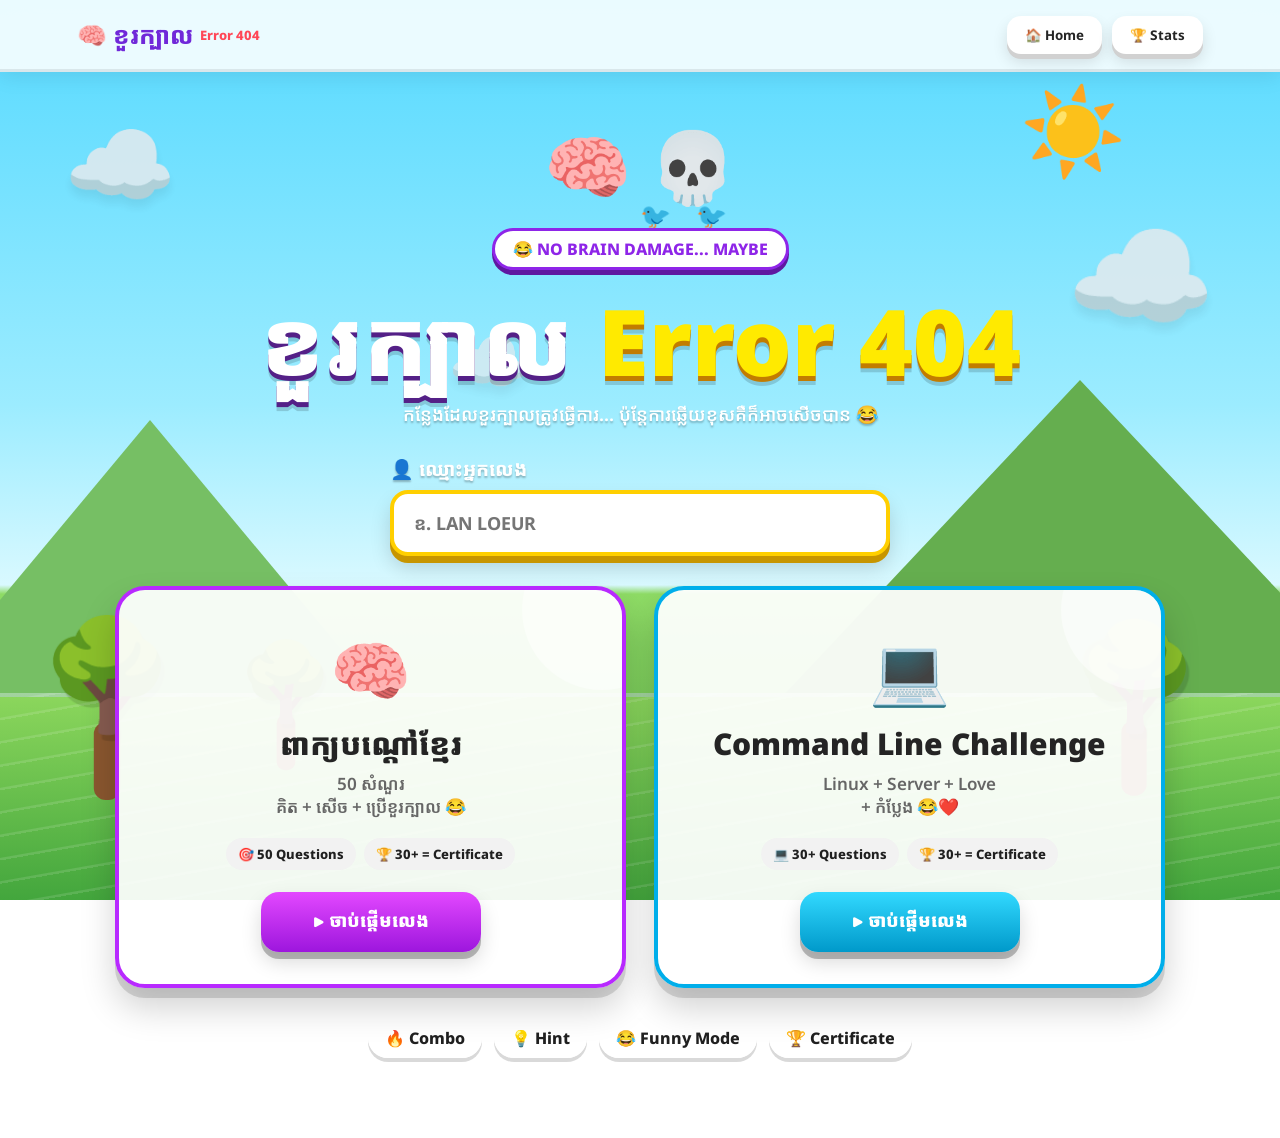
<file: index.html>
<!DOCTYPE html>
<html lang="km">
<head>
    <meta charset="UTF-8">
    <meta name="viewport" content="width=device-width, initial-scale=1.0">

    <title>ខួរក្បាល Error 404 🧠</title>

    <link rel="stylesheet" href="style.css">

    <link rel="preconnect" href="https://fonts.googleapis.com">
    <link rel="preconnect" href="https://fonts.gstatic.com" crossorigin>
    <link href="https://fonts.googleapis.com/css2?family=Baloo+2:wght@400;500;600;700;800&family=Noto+Sans+Khmer:wght@400;500;600;700;800&display=swap" rel="stylesheet">
</head>

<body>

<!-- =========================
     BACKGROUND
========================= -->

<div class="game-world">

    <div class="sun">☀️</div>

    <div class="cloud cloud-1">☁️</div>
    <div class="cloud cloud-2">☁️</div>
    <div class="cloud cloud-3">☁️</div>

    <div class="birds">🐦　🐦</div>

    <div class="mountain mountain-back"></div>
    <div class="mountain mountain-front"></div>

    <div class="grass"></div>

    <div class="tree tree-1">
        <div class="tree-top">🌳</div>
        <div class="tree-trunk"></div>
    </div>

    <div class="tree tree-2">
        <div class="tree-top">🌳</div>
        <div class="tree-trunk"></div>
    </div>

    <div class="tree tree-3">
        <div class="tree-top">🌳</div>
        <div class="tree-trunk"></div>
    </div>

</div>


<!-- =========================
     TOP BAR
========================= -->

<header class="top-bar">

    <div class="logo">
        🧠 <span>ខួរក្បាល</span>
        <small>Error 404</small>
    </div>

    <div class="top-actions">

        <button onclick="showHome()" class="small-btn">
            🏠 Home
        </button>

        <button onclick="showStats()" class="small-btn">
            🏆 Stats
        </button>

    </div>

</header>


<!-- =========================
     HOME SCREEN
========================= -->

<main id="homeScreen" class="screen">

    <section class="hero">

        <div class="hero-icons">
            🧠 💀
        </div>

        <div class="badge">
            😂 NO BRAIN DAMAGE... MAYBE
        </div>

        <h1>
            ខួរក្បាល
            <span>Error 404</span>
        </h1>

        <p class="subtitle">
            កន្លែងដែលខួរក្បាលត្រូវធ្វើការ...
            ប៉ុន្តែការឆ្លើយខុសគឺក៏អាចសើចបាន 😂
        </p>


        <!-- PLAYER -->

        <div class="player-box">

            <label>👤 ឈ្មោះអ្នកលេង</label>

            <input
                type="text"
                id="playerName"
                placeholder="ឧ. LAN LOEUR"
                maxlength="30"
            >

        </div>


        <!-- GAME MENU -->

        <div class="game-menu">

            <!-- RIDDLE -->

            <div class="game-card riddle-card">

                <div class="card-icon">🧠</div>

                <h2>ពាក្យបណ្ដៅខ្មែរ</h2>

                <p>
                    50 សំណួរ
                    <br>
                    គិត + សើច + ប្រើខួរក្បាល 😂
                </p>

                <div class="card-info">
                    <span>🎯 50 Questions</span>
                    <span>🏆 30+ = Certificate</span>
                </div>

                <button
                    class="play-button purple"
                    onclick="startGame('riddle')"
                >
                    ▶️ ចាប់ផ្ដើមលេង
                </button>

            </div>


            <!-- COMMAND -->

            <div class="game-card command-card">

                <div class="card-icon">💻</div>

                <h2>Command Line Challenge</h2>

                <p>
                    Linux + Server + Love
                    <br>
                    + កំប្លែង 😂❤️
                </p>

                <div class="card-info">
                    <span>💻 30+ Questions</span>
                    <span>🏆 30+ = Certificate</span>
                </div>

                <button
                    class="play-button blue"
                    onclick="startGame('command')"
                >
                    ▶️ ចាប់ផ្ដើមលេង
                </button>

            </div>

        </div>


        <!-- FEATURES -->

        <div class="features">

            <span>🔥 Combo</span>
            <span>💡 Hint</span>
            <span>😂 Funny Mode</span>
            <span>🏆 Certificate</span>

        </div>

    </section>

</main>


<!-- =========================
     GAME SCREEN
========================= -->

<section id="gameScreen" class="game-screen hidden">

    <div class="game-container">

        <!-- GAME HEADER -->

        <div class="game-header">

            <button onclick="showHome()" class="back-btn">
                ← Menu
            </button>

            <div class="game-title" id="gameTitle">
                🧠 ពាក្យបណ្ដៅខ្មែរ
            </div>

            <div class="score-box">
                ⭐ <span id="score">0</span>
            </div>

        </div>


        <!-- PROGRESS -->

        <div class="progress-area">

            <div class="progress-text">
                Question
                <span id="questionNumber">1</span>
                /
                <span id="totalQuestions">50</span>
            </div>

            <div class="progress-bar">
                <div id="progressFill"></div>
            </div>

        </div>


        <!-- COMBO -->

        <div id="comboMessage" class="combo-message">
            🔥 Combo x0
        </div>


        <!-- QUESTION -->

        <div class="question-card">

            <div class="question-icon" id="questionIcon">
                🧠
            </div>

            <div class="question-text" id="questionText">
                សំណួរ...
            </div>

        </div>


        <!-- ANSWERS -->

        <div id="answers" class="answers"></div>


        <!-- HINT -->

        <button id="hintButton" class="hint-btn" onclick="useHint()">
            💡 Hint
        </button>


        <!-- FUNNY MESSAGE -->

        <div id="funnyMessage" class="funny-message">
            🤔 ត្រៀមខួរក្បាល!
        </div>

    </div>

</section>


<!-- =========================
     STATS SCREEN
========================= -->

<section id="statsScreen" class="stats-screen hidden">

    <div class="stats-card">

        <button onclick="showHome()" class="back-btn">
            ← Home
        </button>

        <h1>🏆 Your Stats</h1>

        <div class="stat-item">
            <span>👤 Player</span>
            <strong id="statName">-</strong>
        </div>

        <div class="stat-item">
            <span>🧠 Riddle Best Score</span>
            <strong id="riddleBest">0</strong>
        </div>

        <div class="stat-item">
            <span>💻 Command Best Score</span>
            <strong id="commandBest">0</strong>
        </div>

        <div class="stat-item">
            <span>🏆 Certificates</span>
            <strong id="certCount">0</strong>
        </div>

        <button onclick="resetStats()" class="reset-btn">
            🗑️ Reset Stats
        </button>

    </div>

</section>


<!-- =========================
     RESULT MODAL
========================= -->

<div id="resultModal" class="modal hidden">

    <div class="result-box">

        <div id="resultEmoji" class="result-emoji">
            🎉
        </div>

        <h1 id="resultTitle">
            អស្ចារ្យ!
        </h1>

        <p id="resultText">
            អ្នកបាន...
        </p>

        <div class="final-score">
            ⭐ <span id="finalScore">0</span>
        </div>

        <div id="certificateArea"></div>

        <button onclick="showHome()" class="menu-result-btn">
            🏠 ត្រឡប់ទៅ Menu
        </button>

    </div>

</div>


<script src="script.js"></script>

</body>
</html>
</file>
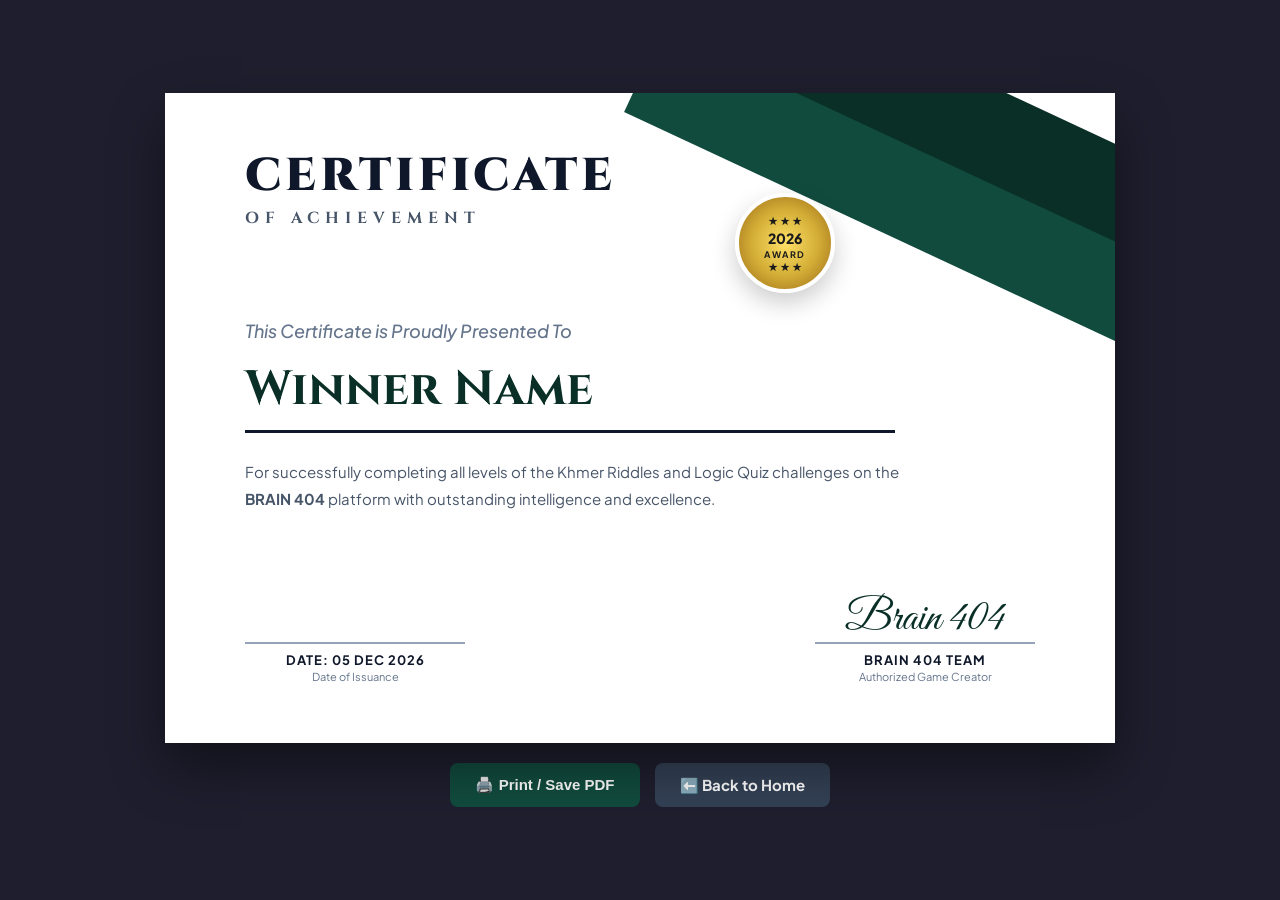
<file: certificate.html>
<!DOCTYPE html>
<html lang="en">
<head>
    <meta charset="UTF-8">
    <meta name="viewport" content="width=device-width, initial-scale=1.0">
    <title>Certificate of Achievement - BRAIN 404</title>
    <!-- Premium Google Fonts -->
    <link href="https://fonts.googleapis.com/css2?family=Great+Vibes&family=Cinzel:wght@600;700;800;900&family=Plus+Jakarta+Sans:wght@400;500;600;700&display=swap" rel="stylesheet">
    <style>
        * {
            box-sizing: border-box;
            margin: 0;
            padding: 0;
            -webkit-print-color-adjust: exact !important;
            print-color-adjust: exact !important;
        }
        body {
            background-color: #1e1e2e;
            font-family: 'Plus Jakarta Sans', sans-serif;
            display: flex;
            flex-direction: column;
            justify-content: center;
            align-items: center;
            min-height: 100vh;
            padding: 20px;
        }

        /* Certificate Container (A4 Landscape Scale) */
        .cert-container {
            position: relative;
            width: 950px;
            height: 650px;
            background: #ffffff;
            box-shadow: 0 25px 50px rgba(0,0,0,0.4);
            overflow: hidden;
            padding: 60px 80px;
            display: flex;
            flex-direction: column;
            justify-content: space-between;
        }

        /* Top Right Ribbons */
        .ribbon-1 {
            position: absolute;
            top: -40px;
            right: -80px;
            width: 580px;
            height: 140px;
            background: #0a2f27 !important;
            transform: rotate(25deg);
            z-index: 1;
        }
        .ribbon-2 {
            position: absolute;
            top: 60px;
            right: -100px;
            width: 600px;
            height: 90px;
            background: #114b3e !important;
            transform: rotate(25deg);
            z-index: 2;
        }

        /* Gold Badge */
        .gold-badge {
            position: absolute;
            top: 100px;
            right: 280px;
            width: 100px;
            height: 100px;
            background: radial-gradient(circle, #ffe066, #d4af37, #996515) !important;
            border-radius: 50%;
            display: flex;
            flex-direction: column;
            align-items: center;
            justify-content: center;
            border: 4px solid #ffffff;
            z-index: 3;
            color: #1a1a1a;
            font-weight: bold;
            text-align: center;
            box-shadow: 0 10px 25px rgba(0,0,0,0.2);
        }
        .gold-badge .stars { font-size: 11px; }
        .gold-badge .year { font-size: 14px; font-weight: 800; margin: 2px 0; }
        .gold-badge .text { font-size: 9px; letter-spacing: 1.5px; }

        /* Main Content Header */
        .content {
            position: relative;
            z-index: 4;
        }

        .header-title {
            font-family: 'Cinzel', serif;
            font-size: 46px;
            font-weight: 900;
            color: #0f172a;
            letter-spacing: 4px;
            line-height: 1;
        }
        .header-subtitle {
            font-family: 'Cinzel', serif;
            font-size: 16px;
            color: #475569;
            letter-spacing: 6px;
            margin-top: 8px;
            font-weight: 700;
        }

        /* Certificate Body */
        .cert-body {
            position: relative;
            z-index: 4;
            margin-top: 20px;
        }

        .present-text {
            font-size: 18px;
            color: #64748b;
            font-style: italic;
            font-weight: 500;
        }

        .user-name {
            font-family: 'Cinzel', serif;
            font-size: 48px;
            font-weight: 700;
            color: #0a2f27;
            margin: 15px 0 10px 0;
            padding-bottom: 8px;
            border-bottom: 3px solid #0f172a;
            display: inline-block;
            width: 100%;
            max-width: 650px;
        }

        .description {
            margin-top: 15px;
            font-size: 15px;
            color: #475569;
            line-height: 1.8;
            max-width: 700px;
        }

        /* Footer & Signatures */
        .footer {
            position: relative;
            z-index: 4;
            display: flex;
            justify-content: space-between;
            align-items: flex-end;
            margin-top: 20px;
            width: 100%;
        }

        .sig-block {
            text-align: center;
            width: 220px;
        }
        
        .signature-text {
            font-family: 'Great Vibes', cursive;
            font-size: 44px;
            color: #0a2f27;
            line-height: 0.8;
            margin-bottom: 5px;
        }

        .sig-line {
            border-top: 2px solid #94a3b8;
            margin-bottom: 8px;
        }
        .sig-title {
            font-size: 13px;
            color: #0f172a;
            font-weight: 700;
            text-transform: uppercase;
            letter-spacing: 1px;
        }
        .sig-subtitle {
            font-size: 11px;
            color: #64748b;
            margin-top: 2px;
        }

        /* Buttons */
        .actions {
            margin-top: 20px;
            display: flex;
            gap: 15px;
        }
        .btn {
            padding: 12px 25px;
            border: none;
            border-radius: 8px;
            font-size: 15px;
            font-weight: 700;
            cursor: pointer;
            text-decoration: none;
            transition: 0.3s;
        }
        .btn-print { background: #114b3e; color: #fff; }
        .btn-back { background: #334155; color: #fff; }

        @page {
            size: A4 landscape;
            margin: 0;
        }
        @media print {
            body { background: none; padding: 0; }
            .actions { display: none !important; }
            .cert-container { box-shadow: none; width: 100vw; height: 100vh; }
        }
    </style>
</head>
<body>

    <div class="cert-container">
        <div class="ribbon-1"></div>
        <div class="ribbon-2"></div>

        <div class="gold-badge">
            <div class="stars">★ ★ ★</div>
            <div class="year">2026</div>
            <div class="text">AWARD</div>
            <div class="stars">★ ★ ★</div>
        </div>

        <div class="content">
            <div class="header-title">CERTIFICATE</div>
            <div class="header-subtitle">OF ACHIEVEMENT</div>
        </div>

        <div class="cert-body">
            <div class="present-text">This Certificate is Proudly Presented To</div>
            <div class="user-name" id="certName">Winner Name</div>
            <div class="description">
                For successfully completing all levels of the Khmer Riddles and Logic Quiz challenges on the <b>BRAIN 404</b> platform with outstanding intelligence and excellence.
            </div>
        </div>

        <div class="footer">
            <div class="sig-block">
                <div class="sig-line"></div>
                <div class="sig-title" id="certDate">Date: 14 Sep 2026</div>
                <div class="sig-subtitle">Date of Issuance</div>
            </div>
            <div class="sig-block">
                <div class="signature-text">Brain 404</div>
                <div class="sig-line"></div>
                <div class="sig-title">BRAIN 404 Team</div>
                <div class="sig-subtitle">Authorized Game Creator</div>
            </div>
        </div>
    </div>

    <div class="actions">
        <button class="btn btn-print" onclick="window.print()">🖨️ Print / Save PDF</button>
        <a href="index.html" class="btn btn-back">⬅️ Back to Home</a>
    </div>

    <script>
        const today = new Date();
        const dateStr = today.toLocaleDateString('en-GB', { day: '2-digit', month: 'short', year: 'numeric' });
        document.getElementById('certDate').innerText = 'Date: ' + dateStr;
    </script>
</body>
</html>
</file>
<file: style.css>
/* =========================================
   RESET
========================================= */

* {
    margin: 0;
    padding: 0;
    box-sizing: border-box;
}

html {
    scroll-behavior: smooth;
}

body {
    font-family: "Noto Sans Khmer", "Baloo 2", sans-serif;
    overflow-x: hidden;
    min-height: 100vh;
    color: #202020;
}


/* =========================================
   GAME WORLD
========================================= */

.game-world {
    position: fixed;
    inset: 0;
    z-index: -10;
    overflow: hidden;

    background:
        linear-gradient(
            to bottom,
            #55d9ff 0%,
            #9cecff 45%,
            #d9f9ff 65%,
            #8edb65 66%,
            #55ad45 100%
        );
}


/* Sun */

.sun {
    position: absolute;
    top: 70px;
    right: 12%;
    font-size: 85px;
    animation: sunFloat 4s ease-in-out infinite;
}

@keyframes sunFloat {

    0%, 100% {
        transform: translateY(0);
    }

    50% {
        transform: translateY(-12px);
    }

}


/* Clouds */

.cloud {
    position: absolute;
    font-size: 90px;
    opacity: 0.85;
    filter: drop-shadow(0 8px 5px rgba(0,0,0,0.08));
}

.cloud-1 {
    top: 100px;
    left: 5%;
    animation: cloudMove 25s linear infinite;
}

.cloud-2 {
    top: 190px;
    right: 5%;
    font-size: 120px;
    animation: cloudMoveReverse 32s linear infinite;
}

.cloud-3 {
    top: 35%;
    left: 35%;
    font-size: 65px;
    opacity: 0.7;
}

@keyframes cloudMove {

    0% {
        transform: translateX(-30px);
    }

    50% {
        transform: translateX(80px);
    }

    100% {
        transform: translateX(-30px);
    }

}

@keyframes cloudMoveReverse {

    0% {
        transform: translateX(40px);
    }

    50% {
        transform: translateX(-80px);
    }

    100% {
        transform: translateX(40px);
    }

}


/* Birds */

.birds {
    position: absolute;
    top: 22%;
    left: 50%;
    font-size: 25px;
    animation: birdMove 5s ease-in-out infinite;
}

@keyframes birdMove {

    0%, 100% {
        transform: translateX(-40px);
    }

    50% {
        transform: translateX(40px);
    }

}


/* =========================================
   MOUNTAINS
========================================= */

.mountain {
    position: absolute;
    bottom: 20%;
    width: 0;
    height: 0;
    border-left: 250px solid transparent;
    border-right: 250px solid transparent;
    border-bottom: 300px solid;
}

.mountain-back {
    left: -100px;
    border-bottom-color: #76bf64;
}

.mountain-front {
    right: -120px;
    border-left-width: 320px;
    border-right-width: 320px;
    border-bottom-width: 340px;
    border-bottom-color: #65ae4f;
}


/* Grass */

.grass {
    position: absolute;
    bottom: 0;
    left: 0;
    right: 0;
    height: 23%;

    background:
        repeating-linear-gradient(
            170deg,
            transparent 0 20px,
            rgba(255,255,255,0.12) 21px 23px
        ),
        linear-gradient(
            to bottom,
            #8bd65c,
            #43a63d
        );

    border-top: 4px solid rgba(255,255,255,0.5);
}


/* =========================================
   TREES
========================================= */

.tree {
    position: absolute;
    bottom: 13%;
}

.tree-1 {
    left: 4%;
    transform: scale(1.2);
}

.tree-2 {
    left: 18%;
    transform: scale(0.85);
}

.tree-3 {
    right: 7%;
    transform: scale(1.15);
}

.tree-top {
    font-size: 90px;
    filter: drop-shadow(3px 5px 0 rgba(0,0,0,0.12));
}

.tree-trunk {
    width: 22px;
    height: 65px;
    margin: -18px auto 0;
    background: #8a572f;
    border-radius: 10px;
}


/* =========================================
   TOP BAR
========================================= */

.top-bar {
    position: relative;
    z-index: 20;

    height: 72px;

    display: flex;
    justify-content: space-between;
    align-items: center;

    padding: 0 6%;

    background: rgba(255,255,255,0.88);
    backdrop-filter: blur(15px);

    border-bottom: 3px solid rgba(0,0,0,0.08);

    box-shadow: 0 5px 20px rgba(0,0,0,0.08);
}

.logo {
    font-size: 24px;
    font-weight: 800;
    display: flex;
    align-items: center;
    gap: 6px;
}

.logo span {
    color: #7028d9;
}

.logo small {
    color: #ff4757;
    font-size: 13px;
    font-weight: 800;
}

.top-actions {
    display: flex;
    gap: 10px;
}

.small-btn,
.back-btn {
    border: 0;
    padding: 10px 18px;

    border-radius: 14px;

    background: #fff;
    color: #252525;

    font-family: inherit;
    font-weight: 700;

    cursor: pointer;

    box-shadow:
        0 5px 0 #d1d1d1,
        0 8px 15px rgba(0,0,0,0.12);

    transition: 0.15s;
}

.small-btn:hover,
.back-btn:hover {
    transform: translateY(-2px);
}

.small-btn:active,
.back-btn:active {
    transform: translateY(3px);
    box-shadow: 0 2px 0 #d1d1d1;
}


/* =========================================
   HOME
========================================= */

.screen {
    min-height: calc(100vh - 72px);
    position: relative;
}

.hero {
    max-width: 1200px;
    margin: auto;

    padding: 45px 25px 80px;

    text-align: center;
}

.hero-icons {
    font-size: 70px;

    animation: heroBounce 2s ease-in-out infinite;
}

@keyframes heroBounce {

    0%, 100% {
        transform: translateY(0) rotate(0deg);
    }

    50% {
        transform: translateY(-10px) rotate(3deg);
    }

}


/* Badge */

.badge {
    display: inline-block;

    margin: 15px 0;

    padding: 7px 18px;

    background: #fff;
    color: #8e25e8;

    border: 3px solid #8e25e8;

    border-radius: 30px;

    font-weight: 800;

    box-shadow: 0 5px 0 #5f18a0;
}


/* Title */

.hero h1 {
    font-size: clamp(48px, 8vw, 92px);

    line-height: 1;

    font-weight: 900;

    color: #fff;

    text-shadow:
        0 5px 0 #542087,
        0 9px 0 rgba(0,0,0,0.15);

    margin: 10px 0 15px;
}

.hero h1 span {
    color: #ffea00;
    text-shadow:
        0 5px 0 #c27c00,
        0 9px 0 rgba(0,0,0,0.15);
}

.subtitle {
    max-width: 760px;
    margin: auto;

    color: #ffffff;

    font-size: 18px;
    font-weight: 600;

    text-shadow: 0 2px 2px rgba(0,0,0,0.25);
}


/* =========================================
   PLAYER
========================================= */

.player-box {
    max-width: 500px;
    margin: 30px auto 25px;

    text-align: left;
}

.player-box label {
    display: block;

    color: #fff;

    font-size: 19px;
    font-weight: 800;

    margin-bottom: 8px;

    text-shadow: 0 2px 2px rgba(0,0,0,0.25);
}

.player-box input {
    width: 100%;

    padding: 17px 20px;

    border: 4px solid #ffcf00;

    border-radius: 18px;

    outline: none;

    font-family: inherit;
    font-size: 18px;
    font-weight: 700;

    background: #fff;

    box-shadow:
        0 7px 0 #c79500,
        0 12px 20px rgba(0,0,0,0.15);
}

.player-box input:focus {
    border-color: #ff6b35;
}


/* =========================================
   GAME MENU
========================================= */

.game-menu {

    display: grid;

    grid-template-columns:
        repeat(2, minmax(280px, 1fr));

    gap: 28px;

    max-width: 1050px;

    margin: 30px auto;
}


/* Cards */

.game-card {

    position: relative;

    padding: 35px 30px 32px;

    border-radius: 30px;

    background: rgba(255,255,255,0.93);

    border: 4px solid #fff;

    box-shadow:
        0 10px 0 rgba(0,0,0,0.13),
        0 20px 35px rgba(0,0,0,0.18);

    transition: 0.25s;

    overflow: hidden;
}

.game-card:hover {
    transform: translateY(-8px) rotate(-1deg);
}

.game-card::before {
    content: "";

    position: absolute;

    top: -60px;
    right: -60px;

    width: 160px;
    height: 160px;

    border-radius: 50%;

    background: rgba(255,255,255,0.45);
}

.riddle-card {
    border-color: #b829ff;
}

.command-card {
    border-color: #00aeea;
}

.card-icon {
    font-size: 65px;
    margin-bottom: 10px;
}

.game-card h2 {
    font-size: 30px;
    font-weight: 900;

    color: #242424;
}

.game-card p {
    margin: 8px 0 20px;

    color: #666;

    font-size: 17px;
    font-weight: 600;
}

.card-info {
    display: flex;
    justify-content: center;
    flex-wrap: wrap;
    gap: 8px;

    margin-bottom: 22px;
}

.card-info span {
    padding: 7px 12px;

    border-radius: 20px;

    background: #f2f2f2;

    font-size: 13px;
    font-weight: 800;
}


/* =========================================
   PLAY BUTTON
========================================= */

.play-button {
    border: 0;

    min-width: 220px;

    padding: 16px 25px;

    border-radius: 18px;

    color: #fff;

    font-family: inherit;
    font-size: 18px;
    font-weight: 900;

    cursor: pointer;

    box-shadow:
        0 7px 0 rgba(0,0,0,0.25),
        0 10px 20px rgba(0,0,0,0.15);

    transition: 0.15s;
}

.play-button:hover {
    transform: scale(1.05);
}

.play-button:active {
    transform: translateY(5px);
    box-shadow: 0 2px 0 rgba(0,0,0,0.25);
}

.purple {
    background:
        linear-gradient(
            #e348ff,
            #9d16dd
        );
}

.blue {
    background:
        linear-gradient(
            #32d9ff,
            #0099ca
        );
}


/* =========================================
   FEATURES
========================================= */

.features {
    display: flex;

    justify-content: center;
    flex-wrap: wrap;

    gap: 12px;

    margin-top: 30px;
}

.features span {
    background: rgba(255,255,255,0.9);

    padding: 9px 17px;

    border-radius: 30px;

    font-weight: 800;

    box-shadow: 0 4px 0 rgba(0,0,0,0.15);
}


/* =========================================
   GAME SCREEN
========================================= */

.game-screen {
    min-height: calc(100vh - 72px);

    padding: 30px 20px 80px;

    position: relative;
}

.game-container {
    max-width: 900px;
    margin: auto;
}


/* Header */

.game-header {
    display: grid;

    grid-template-columns: 1fr auto 1fr;

    align-items: center;

    gap: 15px;
}

.game-title {
    font-size: 25px;
    font-weight: 900;

    color: #fff;

    text-align: center;

    text-shadow: 0 3px 0 rgba(0,0,0,0.2);
}

.score-box {
    justify-self: end;

    padding: 10px 18px;

    border-radius: 15px;

    background: #fff;

    font-size: 18px;
    font-weight: 900;

    box-shadow: 0 5px 0 #cfcfcf;
}


/* Progress */

.progress-area {
    margin: 25px 0 10px;
}

.progress-text {
    color: #fff;

    font-weight: 800;

    margin-bottom: 8px;
}

.progress-bar {
    width: 100%;
    height: 17px;

    background: rgba(255,255,255,0.7);

    border-radius: 20px;

    overflow: hidden;

    border: 3px solid #fff;
}

#progressFill {
    width: 0%;
    height: 100%;

    background:
        linear-gradient(
            90deg,
            #ff00cc,
            #ffe600,
            #00e5ff
        );

    transition: width 0.4s;
}


/* Combo */

.combo-message {
    text-align: center;

    margin: 15px 0;

    color: #fff;

    font-size: 20px;
    font-weight: 900;

    text-shadow: 0 3px 0 rgba(0,0,0,0.2);
}


/* =========================================
   QUESTION
========================================= */

.question-card {

    position: relative;

    background: #fff;

    border-radius: 30px;

    padding: 35px 35px 40px;

    margin-top: 15px;

    text-align: center;

    border: 5px solid #ffcf00;

    box-shadow:
        0 9px 0 #c29100,
        0 20px 35px rgba(0,0,0,0.18);

    overflow: hidden;
}

.question-icon {
    font-size: 55px;

    margin-bottom: 15px;
}

.question-text {

    font-size: clamp(22px, 3vw, 31px);

    line-height: 1.6;

    font-weight: 800;

    color: #262626;
}


/* =========================================
   ANSWERS
========================================= */

.answers {

    display: grid;

    grid-template-columns:
        repeat(2, 1fr);

    gap: 16px;

    margin-top: 25px;
}

.answer-btn {

    border: 4px solid #fff;

    border-radius: 20px;

    padding: 17px 20px;

    min-height: 70px;

    background: #fff;

    color: #292929;

    font-family: inherit;

    font-size: 17px;
    font-weight: 800;

    cursor: pointer;

    box-shadow:
        0 6px 0 #bbb,
        0 10px 15px rgba(0,0,0,0.13);

    transition: 0.15s;
}

.answer-btn:hover {

    transform: translateY(-3px);

    border-color: #ffcf00;
}

.answer-btn.correct {

    background: #63e66b;

    border-color: #1eaa3a;

    color: #fff;

    box-shadow: 0 6px 0 #147426;
}

.answer-btn.wrong {

    background: #ff6565;

    border-color: #c51f1f;

    color: #fff;

    box-shadow: 0 6px 0 #8d1111;

    animation: shake 0.3s;
}

@keyframes shake {

    0%,100% {
        transform: translateX(0);
    }

    25% {
        transform: translateX(-8px);
    }

    75% {
        transform: translateX(8px);
    }

}


/* =========================================
   HINT
========================================= */

.hint-btn {

    display: block;

    margin: 25px auto 0;

    padding: 12px 22px;

    border: 0;

    border-radius: 18px;

    background: #fff176;

    color: #4b3e00;

    font-family: inherit;

    font-size: 16px;
    font-weight: 900;

    cursor: pointer;

    box-shadow: 0 5px 0 #b89f00;
}

.hint-btn:disabled {
    opacity: 0.5;
    cursor: not-allowed;
}


/* Funny */

.funny-message {

    text-align: center;

    margin-top: 20px;

    color: #fff;

    font-size: 18px;
    font-weight: 800;

    min-height: 30px;

    text-shadow: 0 2px 3px rgba(0,0,0,0.3);
}


/* =========================================
   STATS
========================================= */

.stats-screen {

    min-height: calc(100vh - 72px);

    padding: 50px 20px;

    position: relative;
}

.stats-card {

    max-width: 650px;

    margin: auto;

    background: #fff;

    padding: 35px;

    border-radius: 30px;

    border: 5px solid #ffd000;

    box-shadow:
        0 9px 0 #c59b00,
        0 20px 40px rgba(0,0,0,0.18);
}

.stats-card h1 {

    text-align: center;

    margin: 20px 0 30px;

    font-size: 40px;
}

.stat-item {

    display: flex;

    justify-content: space-between;

    align-items: center;

    padding: 18px;

    margin: 12px 0;

    border-radius: 16px;

    background: #f3f3f3;

    font-weight: 800;
}

.stat-item strong {
    color: #7624db;
    font-size: 20px;
}

.reset-btn {

    width: 100%;

    margin-top: 20px;

    padding: 14px;

    border: 0;

    border-radius: 16px;

    background: #ff5757;

    color: #fff;

    font-family: inherit;

    font-size: 17px;

    font-weight: 900;

    cursor: pointer;

    box-shadow: 0 6px 0 #b82d2d;
}


/* =========================================
   MODAL
========================================= */

.modal {

    position: fixed;

    inset: 0;

    z-index: 100;

    display: flex;

    align-items: center;

    justify-content: center;

    padding: 20px;

    background: rgba(0,0,0,0.6);

    backdrop-filter: blur(7px);
}

.result-box {

    width: min(600px, 100%);

    padding: 40px;

    text-align: center;

    background: #fff;

    border-radius: 30px;

    border: 6px solid #ffd000;

    box-shadow:
        0 10px 0 #b98d00,
        0 25px 60px rgba(0,0,0,0.35);

    animation: pop 0.35s ease;
}

@keyframes pop {

    from {
        transform: scale(0.7);
        opacity: 0;
    }

    to {
        transform: scale(1);
        opacity: 1;
    }

}

.result-emoji {
    font-size: 75px;
}

.result-box h1 {
    font-size: 40px;
    margin: 10px;
}

.result-box p {
    color: #555;
    font-weight: 600;
    font-size: 18px;
}

.final-score {

    display: inline-block;

    margin: 20px;

    padding: 15px 30px;

    background: #fff4a8;

    border-radius: 20px;

    font-size: 30px;

    font-weight: 900;
}

.certificate-btn {

    display: block;

    width: 100%;

    margin: 15px 0;

    padding: 16px;

    border: 0;

    border-radius: 18px;

    background:
        linear-gradient(
            90deg,
            #ffb300,
            #ffe600
        );

    color: #3b2b00;

    font-family: inherit;

    font-size: 18px;

    font-weight: 900;

    cursor: pointer;

    box-shadow: 0 6px 0 #bc8c00;
}

.menu-result-btn {

    width: 100%;

    padding: 15px;

    border: 0;

    border-radius: 18px;

    background: #7224d6;

    color: #fff;

    font-family: inherit;

    font-size: 17px;

    font-weight: 900;

    cursor: pointer;

    box-shadow: 0 6px 0 #48158b;
}


/* =========================================
   UTILITY
========================================= */

.hidden {
    display: none !important;
}


/* =========================================
   MOBILE
========================================= */

@media (max-width: 800px) {

    .top-bar {
        padding: 0 15px;
    }

    .logo {
        font-size: 19px;
    }

    .logo small {
        display: none;
    }

    .small-btn {
        padding: 8px 11px;
        font-size: 12px;
    }

    .hero {
        padding-top: 30px;
    }

    .hero-icons {
        font-size: 55px;
    }

    .game-menu {
        grid-template-columns: 1fr;
    }

    .answers {
        grid-template-columns: 1fr;
    }

    .game-header {
        grid-template-columns: auto 1fr auto;
    }

    .game-title {
        font-size: 18px;
    }

    .back-btn {
        padding: 8px 12px;
        font-size: 12px;
    }

    .score-box {
        padding: 8px 12px;
        font-size: 14px;
    }

    .tree-2 {
        display: none;
    }

    .cloud-3 {
        display: none;
    }

    .mountain {
        bottom: 17%;
    }

    .grass {
        height: 20%;
    }

}

@media (max-width: 500px) {

    .hero h1 {
        font-size: 48px;
    }

    .subtitle {
        font-size: 14px;
    }

    .game-card {
        padding: 28px 18px;
    }

    .game-card h2 {
        font-size: 24px;
    }

    .question-card {
        padding: 25px 17px 30px;
    }

    .question-text {
        font-size: 20px;
    }

    .result-box {
        padding: 25px 18px;
    }

}
</file>
